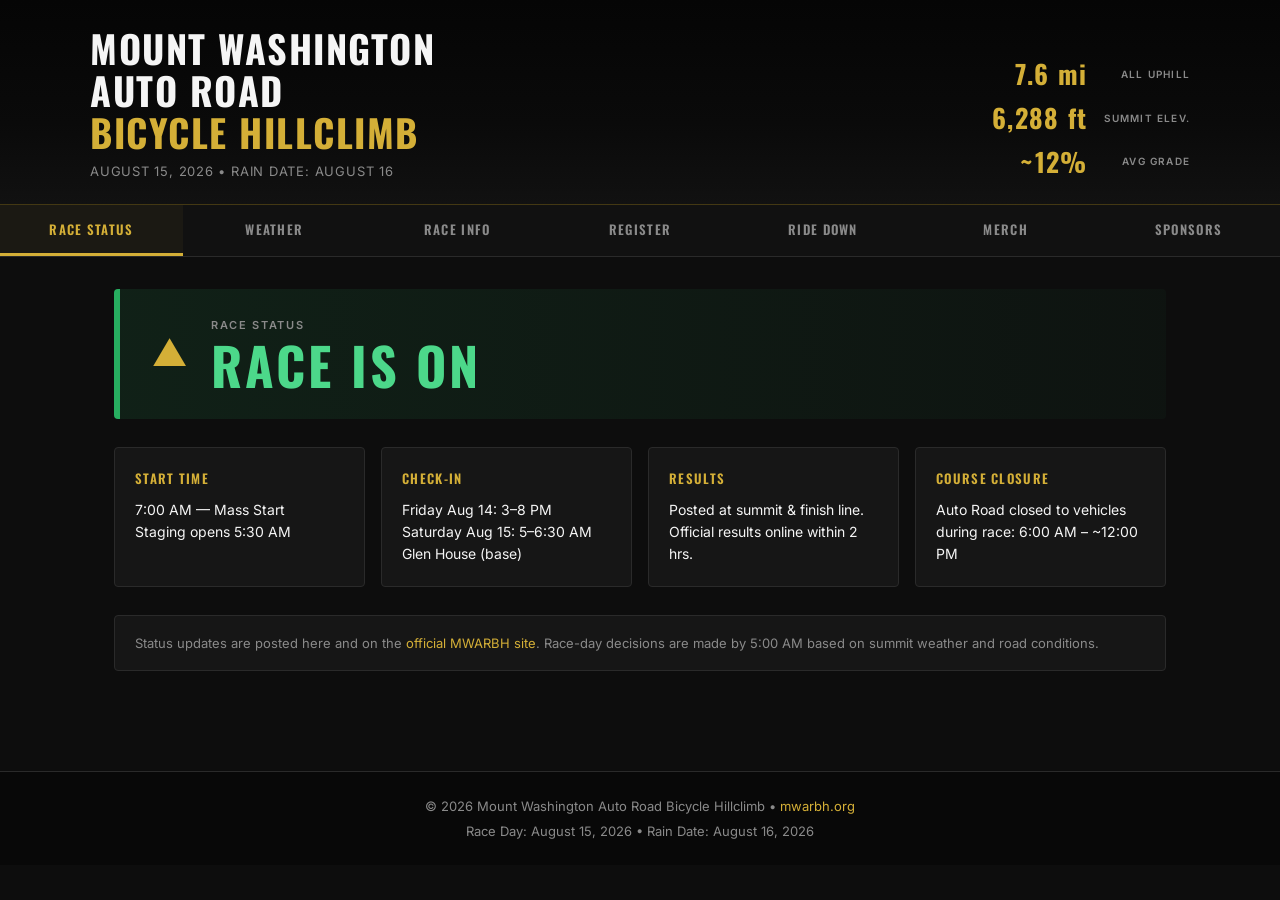
<file: index.html>
<!DOCTYPE html>
<html lang="en">
<head>
  <meta charset="UTF-8" />
  <meta name="viewport" content="width=device-width, initial-scale=1.0" />
  <title>Mount Washington Auto Road Bicycle Hillclimb</title>
  <link rel="preconnect" href="https://fonts.googleapis.com" />
  <link rel="preconnect" href="https://fonts.gstatic.com" crossorigin />
  <link href="https://fonts.googleapis.com/css2?family=Oswald:wght@400;600;700&family=Inter:wght@300;400;500;600&display=swap" rel="stylesheet" />
  <link rel="stylesheet" href="style.css" />
</head>
<body>

  <header class="site-header">
    <div class="header-inner">
      <div class="header-title">
        <h1>Mount Washington<br>Auto Road<br><span class="gold">Bicycle Hillclimb</span></h1>
        <p class="header-sub">August 15, 2026 &bull; Rain Date: August 16</p>
      </div>
      <div class="header-meta">
        <span class="stat">7.6 mi</span>
        <span class="stat-label">ALL UPHILL</span>
        <span class="stat">6,288 ft</span>
        <span class="stat-label">SUMMIT ELEV.</span>
        <span class="stat">~12%</span>
        <span class="stat-label">AVG GRADE</span>
      </div>
    </div>
  </header>

  <nav class="tab-nav" role="navigation" aria-label="Main navigation">
    <button class="tab-btn active" data-tab="status">Race Status</button>
    <button class="tab-btn" data-tab="weather">Weather</button>
    <button class="tab-btn" data-tab="info">Race Info</button>
    <button class="tab-btn" data-tab="register">Register</button>
    <button class="tab-btn" data-tab="ridedown">Ride Down</button>
    <button class="tab-btn" data-tab="merch">Merch</button>
    <button class="tab-btn" data-tab="sponsors">Sponsors</button>
  </nav>

  <main class="tab-content">

    <!-- ==================== RACE STATUS ==================== -->
    <section id="tab-status" class="tab-panel active">
      <div class="status-wrap">
        <div class="race-status-banner status-on" id="race-banner">
          <div class="status-icon">&#9650;</div>
          <div class="status-text">
            <span class="status-label">RACE STATUS</span>
            <span class="status-main" id="status-main">RACE IS ON</span>
          </div>
        </div>

        <div class="status-details">
          <div class="status-card">
            <h3>Start Time</h3>
            <p>7:00 AM — Mass Start<br>Staging opens 5:30 AM</p>
          </div>
          <div class="status-card">
            <h3>Check-In</h3>
            <p>Friday Aug 14: 3–8 PM<br>Saturday Aug 15: 5–6:30 AM<br>Glen House (base)</p>
          </div>
          <div class="status-card">
            <h3>Results</h3>
            <p>Posted at summit &amp; finish line.<br>Official results online within 2 hrs.</p>
          </div>
          <div class="status-card">
            <h3>Course Closure</h3>
            <p>Auto Road closed to vehicles<br>during race: 6:00 AM – ~12:00 PM</p>
          </div>
        </div>

        <div class="status-note">
          <p>Status updates are posted here and on the <a href="https://www.mwarbh.org" target="_blank" rel="noopener">official MWARBH site</a>. Race-day decisions are made by 5:00 AM based on summit weather and road conditions.</p>
        </div>
      </div>
    </section>

    <!-- ==================== WEATHER ==================== -->
    <section id="tab-weather" class="tab-panel">
      <div class="weather-wrap">
        <div class="weather-header">
          <h2>Race Day Conditions</h2>
          <p class="weather-note">Live data from Open-Meteo. Summit: 6,288 ft &bull; Base: ~1,600 ft</p>
          <button class="refresh-btn" id="refresh-weather" onclick="fetchWeather()">&#8635; Refresh</button>
        </div>

        <div class="weather-grid">
          <!-- SUMMIT -->
          <div class="weather-station">
            <div class="station-label">
              <span class="station-icon">&#9651;</span>
              <span>SUMMIT &bull; 6,288 ft</span>
            </div>
            <div class="weather-main" id="summit-main">
              <div class="loading-spinner">Loading…</div>
            </div>
            <div class="weather-details" id="summit-details"></div>
          </div>

          <!-- BASE -->
          <div class="weather-station">
            <div class="station-label">
              <span class="station-icon">&#9650;</span>
              <span>BASE (Glen House) &bull; ~1,600 ft</span>
            </div>
            <div class="weather-main" id="base-main">
              <div class="loading-spinner">Loading…</div>
            </div>
            <div class="weather-details" id="base-details"></div>
          </div>
        </div>

        <div class="weather-disclaimer">
          <p>Summit conditions can change rapidly. Wind gusts above 50 mph may affect race safety decisions. Always check <a href="https://www.mountwashington.org/experience-the-weather/higher-summits-forecast/" target="_blank" rel="noopener">Mt. Washington Observatory</a> for official summit forecasts.</p>
        </div>
      </div>
    </section>

    <!-- ==================== RACE INFO ==================== -->
    <section id="tab-info" class="tab-panel">
      <div class="info-wrap">
        <h2>About the Race</h2>
        <div class="info-grid">
          <div class="info-block">
            <h3>The Course</h3>
            <ul>
              <li>7.6 miles, entirely uphill</li>
              <li>Start: Auto Road Toll House (base, ~1,600 ft)</li>
              <li>Finish: Mt. Washington Summit (6,288 ft)</li>
              <li>4,688 ft of climbing</li>
              <li>Average grade: ~12%</li>
              <li>Maximum grade: ~22%</li>
              <li>Unpaved sections in upper miles</li>
            </ul>
          </div>
          <div class="info-block">
            <h3>Race Day — August 15, 2026</h3>
            <ul>
              <li>Rain Date: Sunday, August 16, 2026</li>
              <li>Check-in: Friday Aug 14, 3–8 PM</li>
              <li>Check-in: Saturday Aug 15, 5–6:30 AM</li>
              <li>Staging opens: 5:30 AM</li>
              <li>Mass start: 7:00 AM</li>
              <li>Course closes: ~12:00 PM</li>
              <li>Awards ceremony: ~1:00 PM at base</li>
            </ul>
          </div>
          <div class="info-block">
            <h3>Registration Timeline</h3>
            <ul>
              <li><strong>Opens:</strong> Spring 2026 (via BikeReg)</li>
              <li><strong>Early Bird:</strong> Limited spots, first-come</li>
              <li><strong>General:</strong> Until sellout or July 31</li>
              <li><strong>Waitlist:</strong> Available after sellout</li>
              <li><strong>Cap:</strong> ~600 riders</li>
            </ul>
          </div>
          <div class="info-block">
            <h3>Categories</h3>
            <ul>
              <li>Open Men / Open Women</li>
              <li>Age groups: 19–29, 30–39, 40–49, 50–59, 60+</li>
              <li>Tandem division</li>
              <li>Singlespeed / Fixed gear</li>
              <li>Clydesdale (200+ lbs)</li>
            </ul>
          </div>
          <div class="info-block">
            <h3>What to Expect</h3>
            <ul>
              <li>No descent — all riders transported down</li>
              <li>Support vehicles allowed on course</li>
              <li>Feed zones at miles 4 and 6</li>
              <li>Medical support on course</li>
              <li>Summit finish — world-famous views</li>
            </ul>
          </div>
          <div class="info-block">
            <h3>Official Links</h3>
            <ul>
              <li><a href="https://www.mwarbh.org" target="_blank" rel="noopener">mwarbh.org — Official Race Site</a></li>
              <li><a href="https://www.mountwashington.org" target="_blank" rel="noopener">Mt. Washington Auto Road</a></li>
              <li><a href="https://www.mountwashington.org/experience-the-weather/" target="_blank" rel="noopener">Mt. Washington Observatory</a></li>
            </ul>
          </div>
        </div>
      </div>
    </section>

    <!-- ==================== REGISTER ==================== -->
    <section id="tab-register" class="tab-panel">
      <div class="register-wrap">
        <h2>Registration</h2>
        <div class="register-cta">
          <p class="register-lead">Registration is managed through BikeReg.com. Spots fill fast — typically within hours of opening.</p>
          <a href="https://www.bikereg.com/mount-washington" target="_blank" rel="noopener" class="cta-btn">Register on BikeReg.com &#8599;</a>
        </div>

        <div class="faq-grid">
          <div class="faq-block">
            <h3>Eligibility</h3>
            <ul>
              <li>Minimum age: 18 on race day</li>
              <li>Valid USAC license or one-day license (available at check-in)</li>
              <li>Road, mountain, gravel, cyclocross, or fixed-gear bikes permitted</li>
              <li>No e-bikes</li>
              <li>Helmet required (CPSC or CE EN 1078 certified)</li>
            </ul>
          </div>
          <div class="faq-block">
            <h3>Fees (approximate)</h3>
            <ul>
              <li>Early bird: ~$70</li>
              <li>General: ~$80–$90</li>
              <li>One-day USAC license: ~$15 (if needed)</li>
              <li>No day-of registration</li>
            </ul>
          </div>
          <div class="faq-block">
            <h3>What's Included</h3>
            <ul>
              <li>Race number and timing chip</li>
              <li>Post-race meal at summit</li>
              <li>Transport down from summit</li>
              <li>Finisher certificate</li>
              <li>Category prizes / awards</li>
            </ul>
          </div>
          <div class="faq-block">
            <h3>Transfers &amp; Refunds</h3>
            <ul>
              <li>Transfers accepted until ~2 weeks before race</li>
              <li>No refunds after registration closes</li>
              <li>Waitlist transfers honored as slots open</li>
              <li>Contact: <a href="mailto:info@mwarbh.org">info@mwarbh.org</a></li>
            </ul>
          </div>
          <div class="faq-block">
            <h3>Gear Check</h3>
            <ul>
              <li>Bikes checked by officials at check-in</li>
              <li>Working brakes required</li>
              <li>Lights recommended for low-visibility summit</li>
              <li>Warm layers — summit temp often 20°F cooler than base</li>
            </ul>
          </div>
          <div class="faq-block">
            <h3>Support Crew</h3>
            <ul>
              <li>Support vehicles must register separately</li>
              <li>One vehicle per rider maximum</li>
              <li>Pass required for course access</li>
              <li>Parking limited — carpool encouraged</li>
            </ul>
          </div>
        </div>
      </div>
    </section>

    <!-- ==================== RIDE DOWN ==================== -->
    <section id="tab-ridedown" class="tab-panel">
      <div class="ridedown-wrap">

        <div class="ridedown-header">
          <h2>Ride Down</h2>
          <p class="ridedown-lead">You rode up. Now find your car. Enter the last 4 digits of the credit card you used to register on BikeReg.</p>
        </div>

        <div class="ridedown-lookup">
          <div class="lookup-card">
            <div class="lookup-card-label">Credit Card &mdash; Last 4 Digits</div>
            <div class="lookup-card-prefix">&bull;&bull;&bull;&bull; &bull;&bull;&bull;&bull; &bull;&bull;&bull;&bull;</div>
            <div class="pin-entry" id="pin-entry">
              <input type="tel" class="pin-box" maxlength="1" inputmode="numeric" pattern="[0-9]" autocomplete="off" aria-label="Digit 1" />
              <input type="tel" class="pin-box" maxlength="1" inputmode="numeric" pattern="[0-9]" autocomplete="off" aria-label="Digit 2" />
              <input type="tel" class="pin-box" maxlength="1" inputmode="numeric" pattern="[0-9]" autocomplete="off" aria-label="Digit 3" />
              <input type="tel" class="pin-box" maxlength="1" inputmode="numeric" pattern="[0-9]" autocomplete="off" aria-label="Digit 4" />
            </div>
            <button class="cta-btn lookup-submit-btn" onclick="lookupRider()">Find My Ride</button>
            <p class="lookup-demo-note">Demo &mdash; try <strong>3847</strong> (passenger) or <strong>7291</strong> (driver)</p>
          </div>
        </div>

        <div id="ridedown-result" class="ridedown-result" style="display:none;"></div>

        <div class="ridedown-note">
          <p>Assignments are final. Questions? Find a race official at the summit or call Race Ops: <strong>(603) 555-0100</strong>.</p>
        </div>

      </div>
    </section>

    <!-- ==================== MERCH ==================== -->
    <section id="tab-merch" class="tab-panel">
      <div class="merch-wrap">
        <h2>Memorabilia &amp; Apparel</h2>
        <p class="merch-lead">Commemorate your summit. Official MWARBH gear available at check-in and online while supplies last.</p>

        <div class="merch-grid">
          <div class="merch-item">
            <div class="merch-img merch-img-jersey">
              <span class="merch-placeholder">&#9651;</span>
            </div>
            <h3>2026 Race Jersey</h3>
            <p>Sublimated race-cut jersey. Summit graphic, year-specific design. Sizes XS–4XL.</p>
            <span class="merch-price">$75</span>
          </div>
          <div class="merch-item">
            <div class="merch-img merch-img-vest">
              <span class="merch-placeholder">&#9651;</span>
            </div>
            <h3>Summit Wind Vest</h3>
            <p>Lightweight packable wind vest. Essential for the descent. MWARBH logo.</p>
            <span class="merch-price">$55</span>
          </div>
          <div class="merch-item">
            <div class="merch-img merch-img-bottle">
              <span class="merch-placeholder">&#9651;</span>
            </div>
            <h3>Insulated Water Bottle</h3>
            <p>20 oz stainless. Mt. Washington summit graphic. Gold &amp; black.</p>
            <span class="merch-price">$28</span>
          </div>
          <div class="merch-item">
            <div class="merch-img merch-img-cap">
              <span class="merch-placeholder">&#9651;</span>
            </div>
            <h3>Cycling Cap</h3>
            <p>Classic 6-panel cap. Cotton blend. "6288 ft" embroidered. One size.</p>
            <span class="merch-price">$22</span>
          </div>
          <div class="merch-item">
            <div class="merch-img merch-img-print">
              <span class="merch-placeholder">&#9651;</span>
            </div>
            <h3>Limited Edition Print</h3>
            <p>12×18 archival print of the Auto Road course profile. Numbered series, signed by artist.</p>
            <span class="merch-price">$40</span>
          </div>
          <div class="merch-item">
            <div class="merch-img merch-img-sticker">
              <span class="merch-placeholder">&#9651;</span>
            </div>
            <h3>Sticker Pack</h3>
            <p>Set of 4 weatherproof vinyl stickers. Summit, course profile, logo, elevation graphics.</p>
            <span class="merch-price">$10</span>
          </div>
        </div>

        <div class="merch-note">
          <p>Pre-orders open with registration. Items also available at check-in (limited quantities). Contact <a href="mailto:merch@mwarbh.org">merch@mwarbh.org</a> for bulk or custom orders.</p>
        </div>
      </div>
    </section>

    <!-- ==================== SPONSORS ==================== -->
    <section id="tab-sponsors" class="tab-panel">
      <div class="sponsors-wrap">
        <h2>Partners &amp; Sponsors</h2>
        <p class="sponsors-lead">MWARBH is made possible by the support of local businesses and cycling partners in the White Mountains region.</p>

        <div class="sponsor-tier">
          <h3 class="tier-label gold-label">Presenting Sponsors</h3>
          <div class="sponsor-grid">
            <div class="sponsor-card">
              <div class="sponsor-logo-placeholder">
                <span>LOGO</span>
              </div>
              <h4>Mount Washington Auto Road</h4>
              <p>Race venue. Providing course access, logistics, and summit facilities since the race's founding.</p>
              <a href="https://www.mountwashington.org" target="_blank" rel="noopener" class="sponsor-link">mountwashington.org &#8599;</a>
            </div>
          </div>
        </div>

        <div class="sponsor-tier">
          <h3 class="tier-label silver-label">Official Hotels &amp; Lodging</h3>
          <div class="sponsor-grid">
            <div class="sponsor-card">
              <div class="sponsor-logo-placeholder"><span>LOGO</span></div>
              <h4>The Glen House</h4>
              <p>Base camp hotel directly adjacent to the Auto Road start. Closest lodging to race start. Book early — fills race weekend.</p>
              <a href="https://www.theglenhouse.com" target="_blank" rel="noopener" class="sponsor-link">theglenhouse.com &#8599;</a>
            </div>
            <div class="sponsor-card">
              <div class="sponsor-logo-placeholder"><span>LOGO</span></div>
              <h4>Wildcat Inn &amp; Tavern</h4>
              <p>Jackson Village. 20 min from base. Rider-friendly, post-race dining on site.</p>
              <a href="https://www.wildcatinnandtavern.com" target="_blank" rel="noopener" class="sponsor-link">wildcatinnandtavern.com &#8599;</a>
            </div>
            <div class="sponsor-card">
              <div class="sponsor-logo-placeholder"><span>LOGO</span></div>
              <h4>Wentworth Inn</h4>
              <p>Jackson. Historic inn, 25 min from base. Group rates available for teams.</p>
              <a href="https://www.thewentworth.com" target="_blank" rel="noopener" class="sponsor-link">thewentworth.com &#8599;</a>
            </div>
          </div>
        </div>

        <div class="sponsor-tier">
          <h3 class="tier-label bronze-label">Bike Shops &amp; Gear</h3>
          <div class="sponsor-grid">
            <div class="sponsor-card">
              <div class="sponsor-logo-placeholder"><span>LOGO</span></div>
              <h4>Joe Jones Ski &amp; Bike</h4>
              <p>North Conway. Full service shop. Race week tune-ups, emergency repairs, parts. Rider discount with bib.</p>
              <a href="https://www.joejones.com" target="_blank" rel="noopener" class="sponsor-link">joejones.com &#8599;</a>
            </div>
            <div class="sponsor-card">
              <div class="sponsor-logo-placeholder"><span>LOGO</span></div>
              <h4>Cranmore Mountain Sports</h4>
              <p>North Conway. Rental bikes, gear, accessories. Open early race weekend.</p>
              <a href="#" class="sponsor-link">cranmoremountainsports.com &#8599;</a>
            </div>
          </div>
        </div>

        <div class="sponsor-tier">
          <h3 class="tier-label bronze-label">Restaurants &amp; Recovery Fuel</h3>
          <div class="sponsor-grid">
            <div class="sponsor-card">
              <div class="sponsor-logo-placeholder"><span>LOGO</span></div>
              <h4>Moat Mountain Smokehouse &amp; Brewing</h4>
              <p>North Conway. Post-race tradition. Craft beer, massive burgers. Rider discount race weekend.</p>
              <a href="https://www.moatmountain.com" target="_blank" rel="noopener" class="sponsor-link">moatmountain.com &#8599;</a>
            </div>
            <div class="sponsor-card">
              <div class="sponsor-logo-placeholder"><span>LOGO</span></div>
              <h4>Flatbread Company</h4>
              <p>North Conway. Wood-fired pizza. Group-friendly, open late on race day.</p>
              <a href="#" class="sponsor-link">flatbreadcompany.com &#8599;</a>
            </div>
            <div class="sponsor-card">
              <div class="sponsor-logo-placeholder"><span>LOGO</span></div>
              <h4>Delaney's Hole in the Wall</h4>
              <p>Jackson Village. Classic New England pub. Rider-friendly atmosphere, solid food.</p>
              <a href="#" class="sponsor-link">delaneysjackson.com &#8599;</a>
            </div>
          </div>
        </div>

        <div class="sponsor-cta">
          <p>Interested in sponsoring MWARBH 2026?</p>
          <a href="mailto:sponsors@mwarbh.org" class="cta-btn-outline">Contact Us About Sponsorship</a>
        </div>
      </div>
    </section>

  </main>

  <footer class="site-footer">
    <div class="footer-inner">
      <p>&copy; 2026 Mount Washington Auto Road Bicycle Hillclimb &bull; <a href="https://www.mwarbh.org" target="_blank" rel="noopener">mwarbh.org</a></p>
      <p class="footer-sub">Race Day: August 15, 2026 &bull; Rain Date: August 16, 2026</p>
    </div>
  </footer>

  <script src="app.js"></script>
</body>
</html>
</file>
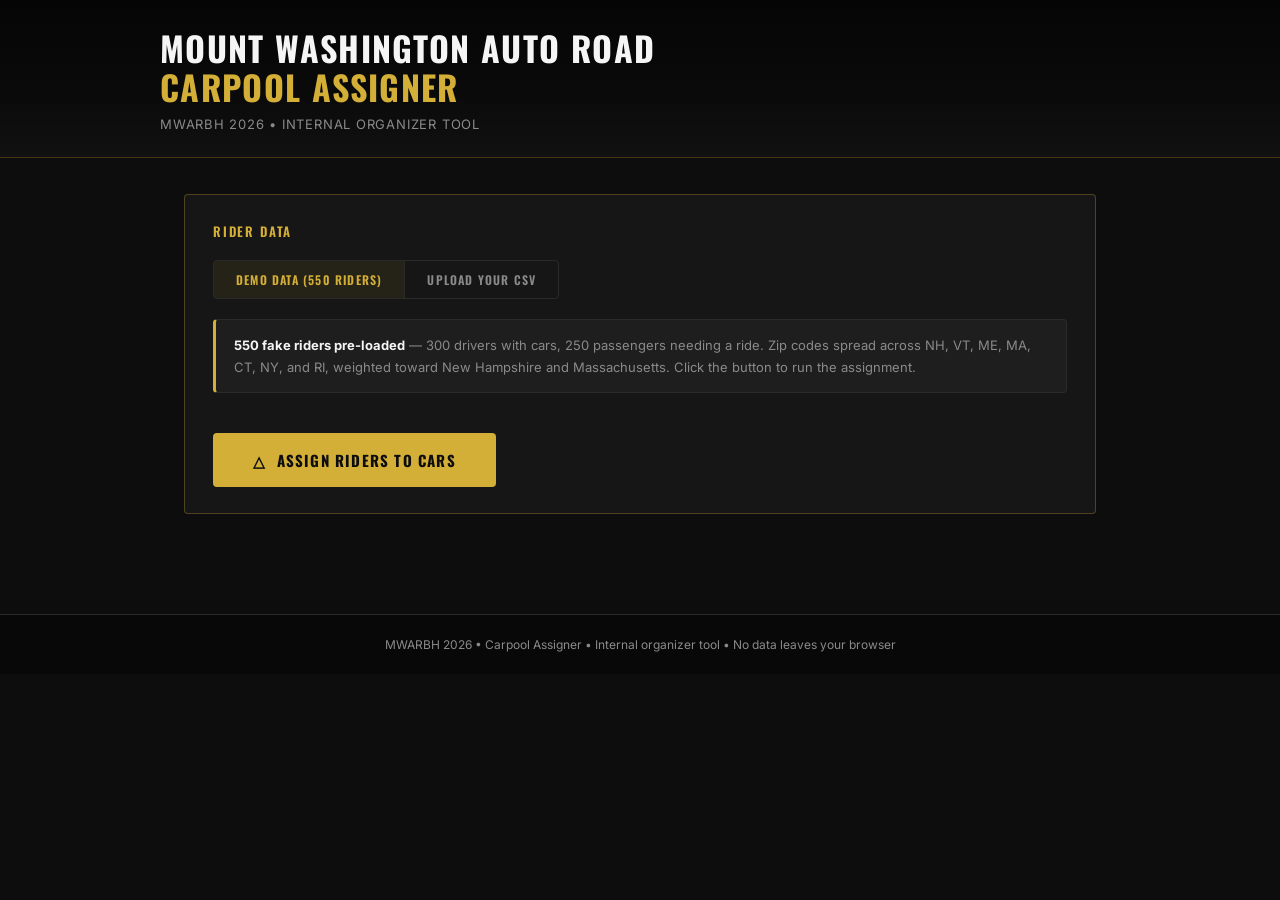
<file: carpool-assigner.html>
<!DOCTYPE html>
<html lang="en">
<head>
  <meta charset="UTF-8" />
  <meta name="viewport" content="width=device-width, initial-scale=1.0" />
  <title>MWARBH 2026 — Carpool Assigner</title>
  <link rel="preconnect" href="https://fonts.googleapis.com" />
  <link rel="preconnect" href="https://fonts.gstatic.com" crossorigin />
  <link href="https://fonts.googleapis.com/css2?family=Oswald:wght@400;600;700&family=Inter:wght@300;400;500;600&display=swap" rel="stylesheet" />
  <style>
    :root {
      --bg:          #0d0d0d;
      --bg-card:     #161616;
      --bg-card-2:   #1e1e1e;
      --border:      #2a2a2a;
      --border-gold: rgba(212,175,55,0.3);
      --gold:        #d4af37;
      --gold-light:  #f0d060;
      --white:       #f5f5f5;
      --muted:       #8a8a8a;
      --danger:      #c0392b;
      --success:     #27ae60;
      --font-head:   'Oswald', sans-serif;
      --font-body:   'Inter', sans-serif;
      --radius:      4px;
      --transition:  0.18s ease;
    }

    *, *::before, *::after { box-sizing: border-box; margin: 0; padding: 0; }
    html { scroll-behavior: smooth; }
    body { background: var(--bg); color: var(--white); font-family: var(--font-body); font-size: 15px; line-height: 1.6; min-height: 100vh; }
    a { color: var(--gold); }

    /* ── Header ── */
    .site-header {
      background: linear-gradient(180deg, #050505 0%, #0a0a0a 60%, #111 100%);
      border-bottom: 1px solid var(--border-gold);
      padding: 28px 24px 22px;
    }
    .header-inner { max-width: 960px; margin: 0 auto; }
    .header-inner h1 {
      font-family: var(--font-head);
      font-size: clamp(20px, 3.5vw, 34px);
      font-weight: 700;
      letter-spacing: 0.04em;
      text-transform: uppercase;
      line-height: 1.15;
    }
    .header-inner h1 .gold { color: var(--gold); }
    .header-sub { margin-top: 8px; font-size: 13px; color: var(--muted); letter-spacing: 0.06em; text-transform: uppercase; }

    /* ── Layout ── */
    .main-content { max-width: 960px; margin: 0 auto; padding: 36px 24px 60px; display: flex; flex-direction: column; gap: 28px; }

    .card { background: var(--bg-card); border: 1px solid var(--border); border-radius: var(--radius); padding: 26px 28px; }
    .card-gold { border-color: var(--border-gold); }

    .section-title {
      font-family: var(--font-head);
      font-size: 13px;
      font-weight: 600;
      letter-spacing: 0.14em;
      text-transform: uppercase;
      color: var(--gold);
      margin-bottom: 18px;
    }

    /* ── Mode tabs ── */
    .mode-tabs { display: flex; border: 1px solid var(--border); border-radius: var(--radius); overflow: hidden; width: fit-content; margin-bottom: 20px; }
    .mode-btn {
      padding: 10px 22px;
      background: none;
      border: none;
      border-right: 1px solid var(--border);
      color: var(--muted);
      font-family: var(--font-head);
      font-size: 12px;
      font-weight: 600;
      letter-spacing: 0.1em;
      text-transform: uppercase;
      cursor: pointer;
      transition: all var(--transition);
    }
    .mode-btn:last-child { border-right: none; }
    .mode-btn.active { background: rgba(212,175,55,0.08); color: var(--gold); }
    .mode-btn:hover:not(.active) { color: var(--white); background: rgba(255,255,255,0.03); }

    /* ── Demo info ── */
    .info-box {
      background: var(--bg-card-2);
      border: 1px solid var(--border);
      border-left: 3px solid var(--gold);
      border-radius: var(--radius);
      padding: 14px 18px;
      font-size: 13px;
      color: var(--muted);
      line-height: 1.7;
      margin-bottom: 20px;
    }
    .info-box strong { color: var(--white); }

    /* ── Upload panel ── */
    .upload-instructions { font-size: 13px; color: var(--muted); line-height: 1.7; margin-bottom: 16px; }
    .upload-instructions code {
      background: var(--bg-card-2);
      border: 1px solid var(--border);
      border-radius: 3px;
      padding: 1px 6px;
      font-size: 12px;
      color: var(--white);
      font-family: 'Courier New', monospace;
    }
    .file-upload-row { display: flex; align-items: center; gap: 16px; margin-bottom: 14px; flex-wrap: wrap; }
    .file-label {
      display: inline-block;
      background: none;
      border: 1px solid var(--border);
      border-radius: var(--radius);
      color: var(--muted);
      font-family: var(--font-head);
      font-size: 12px;
      font-weight: 600;
      letter-spacing: 0.08em;
      text-transform: uppercase;
      padding: 10px 18px;
      cursor: pointer;
      transition: all var(--transition);
    }
    .file-label:hover { border-color: var(--gold); color: var(--gold); }
    .file-label input { display: none; }
    .upload-or { font-size: 12px; color: var(--muted); }
    #csv-paste {
      width: 100%;
      background: var(--bg-card-2);
      border: 1px solid var(--border);
      border-radius: var(--radius);
      color: var(--white);
      font-family: 'Courier New', monospace;
      font-size: 12px;
      padding: 12px 14px;
      resize: vertical;
      min-height: 140px;
      outline: none;
      transition: border-color var(--transition);
    }
    #csv-paste:focus { border-color: var(--gold); }

    /* ── Run button ── */
    .run-btn {
      margin-top: 20px;
      display: inline-block;
      background: var(--gold);
      color: #0d0d0d;
      font-family: var(--font-head);
      font-size: 15px;
      font-weight: 700;
      letter-spacing: 0.08em;
      text-transform: uppercase;
      padding: 16px 40px;
      border: none;
      border-radius: var(--radius);
      cursor: pointer;
      transition: background var(--transition), transform var(--transition);
    }
    .run-btn:hover { background: var(--gold-light); transform: translateY(-1px); }

    /* ── Stats ── */
    .stats-grid {
      display: grid;
      grid-template-columns: repeat(auto-fill, minmax(150px, 1fr));
      gap: 14px;
      margin-bottom: 24px;
    }
    .stat-card { background: var(--bg-card-2); border: 1px solid var(--border); border-radius: var(--radius); padding: 16px; }
    .stat-label { font-size: 10px; font-weight: 600; letter-spacing: 0.12em; text-transform: uppercase; color: var(--muted); display: block; margin-bottom: 4px; }
    .stat-val { font-family: var(--font-head); font-size: 28px; font-weight: 700; color: var(--gold); line-height: 1; display: block; }
    .stat-sub { font-size: 11px; color: var(--muted); display: block; margin-top: 4px; }

    /* ── Table ── */
    .table-wrap {
      border: 1px solid var(--border);
      border-radius: var(--radius);
      overflow: auto;
      max-height: 420px;
      margin-bottom: 24px;
    }
    table { width: 100%; border-collapse: collapse; font-size: 13px; }
    thead { position: sticky; top: 0; z-index: 1; }
    thead th {
      background: #111;
      padding: 10px 14px;
      text-align: left;
      font-family: var(--font-head);
      font-size: 11px;
      font-weight: 600;
      letter-spacing: 0.1em;
      text-transform: uppercase;
      color: var(--gold);
      border-bottom: 1px solid var(--border);
      white-space: nowrap;
    }
    tbody tr { border-bottom: 1px solid var(--border); }
    tbody tr:last-child { border-bottom: none; }
    tbody tr:hover { background: rgba(255,255,255,0.02); }
    td { padding: 9px 14px; vertical-align: middle; white-space: nowrap; }
    td.muted { color: var(--muted); }
    .car-swatch { display: inline-block; width: 9px; height: 9px; border-radius: 50%; border: 1px solid rgba(255,255,255,0.15); vertical-align: middle; margin-right: 6px; flex-shrink: 0; }

    /* ── Download bar ── */
    .download-bar { display: flex; align-items: center; gap: 20px; flex-wrap: wrap; }
    .download-btn {
      display: inline-block;
      background: none;
      border: 1px solid var(--gold);
      color: var(--gold);
      font-family: var(--font-head);
      font-size: 13px;
      font-weight: 600;
      letter-spacing: 0.08em;
      text-transform: uppercase;
      padding: 12px 26px;
      border-radius: var(--radius);
      cursor: pointer;
      transition: all var(--transition);
    }
    .download-btn:hover { background: rgba(212,175,55,0.1); color: var(--gold-light); }
    .download-note { font-size: 12px; color: var(--muted); }

    /* ── Footer ── */
    .site-footer { background: #080808; border-top: 1px solid var(--border); padding: 20px 24px; margin-top: 40px; }
    .footer-inner { max-width: 960px; margin: 0 auto; font-size: 12px; color: var(--muted); text-align: center; }

    @media (max-width: 600px) {
      .main-content { padding: 24px 16px 48px; }
      .card { padding: 20px; }
      .stats-grid { grid-template-columns: 1fr 1fr; }
    }
  </style>
</head>
<body>

<header class="site-header">
  <div class="header-inner">
    <h1>Mount Washington Auto Road<br><span class="gold">Carpool Assigner</span></h1>
    <p class="header-sub">MWARBH 2026 &bull; Internal Organizer Tool</p>
  </div>
</header>

<main class="main-content">

  <!-- ── INPUT ── -->
  <div class="card card-gold">
    <div class="section-title">Rider Data</div>

    <div class="mode-tabs">
      <button class="mode-btn active" id="btn-demo"   onclick="setMode('demo')">Demo Data (550 riders)</button>
      <button class="mode-btn"        id="btn-upload" onclick="setMode('upload')">Upload Your CSV</button>
    </div>

    <div id="demo-panel">
      <div class="info-box">
        <strong>550 fake riders pre-loaded</strong> — 300 drivers with cars, 250 passengers needing a ride. Zip codes spread across NH, VT, ME, MA, CT, NY, and RI, weighted toward New Hampshire and Massachusetts. Click the button to run the assignment.
      </div>
    </div>

    <div id="upload-panel" style="display:none;">
      <p class="upload-instructions">
        Upload your BikeReg export as a CSV with these columns (in order):<br>
        <code>Name</code> &nbsp;<code>Last4</code> &nbsp;<code>Zip</code> &nbsp;<code>Role</code> (Driver or Passenger) &nbsp;<code>CarColor</code> &nbsp;<code>CarMake</code> &nbsp;<code>CarModel</code> &nbsp;<code>Plate</code> &nbsp;<code>DriverCell</code><br><br>
        Drivers need all car columns filled. Passengers leave car columns blank. First row may be a header — it will be skipped automatically.
      </p>
      <div class="file-upload-row">
        <label class="file-label">
          Choose CSV File
          <input type="file" id="csv-file" accept=".csv" onchange="handleFile(this)" />
        </label>
        <span class="upload-or">or paste below</span>
      </div>
      <textarea id="csv-paste" placeholder="Name,Last4,Zip,Role,CarColor,CarMake,CarModel,Plate,DriverCell
Jane Smith,4721,03801,Driver,White,Subaru,Outback,NH 123-ABC,(603) 555-0000
Bob Jones,8830,02138,Passenger,,,,,"  rows="8"></textarea>
    </div>

    <button class="run-btn" onclick="runAssignment()">&#9651;&nbsp; Assign Riders to Cars</button>
  </div>

  <!-- ── RESULTS ── -->
  <div id="results-section" style="display:none;">
    <div class="card">
      <div class="section-title">Assignment Results</div>
      <div class="stats-grid" id="stats-grid"></div>
      <div class="table-wrap">
        <table>
          <thead>
            <tr>
              <th>Passenger</th>
              <th>Pax Zip</th>
              <th>Driver</th>
              <th>Driver Zip</th>
              <th>Dist</th>
              <th>Vehicle</th>
              <th>Plate</th>
              <th>Driver Cell</th>
            </tr>
          </thead>
          <tbody id="results-tbody"></tbody>
        </table>
      </div>
      <div class="download-bar">
        <button class="download-btn" onclick="downloadCSV()">&#8595;&nbsp; Download Assignment CSV</button>
        <p class="download-note">Formatted and ready to load into the Ride Down app.</p>
      </div>
    </div>
  </div>

</main>

<footer class="site-footer">
  <div class="footer-inner">MWARBH 2026 &bull; Carpool Assigner &bull; Internal organizer tool &bull; No data leaves your browser</div>
</footer>

<script>
// ============================================================
// ZIP CODE TABLE  (lat/lng for haversine matching)
// ============================================================
const ZIPS = {
  '03031': {lat:42.8651,lng:-71.7245,state:'NH',area:'603'},
  '03038': {lat:42.8807,lng:-71.3227,state:'NH',area:'603'},
  '03060': {lat:42.7654,lng:-71.4676,state:'NH',area:'603'},
  '03079': {lat:42.7898,lng:-71.2007,state:'NH',area:'603'},
  '03110': {lat:42.9459,lng:-71.5176,state:'NH',area:'603'},
  '03301': {lat:43.2081,lng:-71.5376,state:'NH',area:'603'},
  '03431': {lat:42.9337,lng:-72.2779,state:'NH',area:'603'},
  '03570': {lat:44.4687,lng:-71.1851,state:'NH',area:'603'},
  '03755': {lat:43.7022,lng:-72.2896,state:'NH',area:'603'},
  '03801': {lat:43.0718,lng:-70.7626,state:'NH',area:'603'},
  '03820': {lat:43.1979,lng:-70.8737,state:'NH',area:'603'},
  '03461': {lat:42.8737,lng:-71.9573,state:'NH',area:'603'},
  '03833': {lat:42.9812,lng:-70.9478,state:'NH',area:'603'},
  '05001': {lat:43.6487,lng:-72.3190,state:'VT',area:'802'},
  '05201': {lat:42.8787,lng:-73.1968,state:'VT',area:'802'},
  '05301': {lat:42.8509,lng:-72.5579,state:'VT',area:'802'},
  '05401': {lat:44.4759,lng:-73.2121,state:'VT',area:'802'},
  '05602': {lat:44.2601,lng:-72.5754,state:'VT',area:'802'},
  '05701': {lat:43.6106,lng:-72.9726,state:'VT',area:'802'},
  '04046': {lat:43.3845,lng:-70.5447,state:'ME',area:'207'},
  '04101': {lat:43.6591,lng:-70.2568,state:'ME',area:'207'},
  '04210': {lat:44.0987,lng:-70.2312,state:'ME',area:'207'},
  '04401': {lat:44.8012,lng:-68.7778,state:'ME',area:'207'},
  '04609': {lat:44.3876,lng:-68.2039,state:'ME',area:'207'},
  '01002': {lat:42.3732,lng:-72.5199,state:'MA',area:'413'},
  '01060': {lat:42.3251,lng:-72.6412,state:'MA',area:'413'},
  '01420': {lat:42.5834,lng:-71.8023,state:'MA',area:'978'},
  '01701': {lat:42.2793,lng:-71.4162,state:'MA',area:'508'},
  '01801': {lat:42.4795,lng:-71.1522,state:'MA',area:'781'},
  '01902': {lat:42.4668,lng:-70.9495,state:'MA',area:'781'},
  '02101': {lat:42.3601,lng:-71.0589,state:'MA',area:'617'},
  '02138': {lat:42.3736,lng:-71.1097,state:'MA',area:'617'},
  '02492': {lat:42.2793,lng:-71.2373,state:'MA',area:'781'},
  '02703': {lat:41.9445,lng:-71.2856,state:'MA',area:'508'},
  '06101': {lat:41.7637,lng:-72.6851,state:'CT',area:'860'},
  '06801': {lat:41.3712,lng:-73.4140,state:'CT',area:'203'},
  '06901': {lat:41.0534,lng:-73.5387,state:'CT',area:'203'},
  '12201': {lat:42.6526,lng:-73.7562,state:'NY',area:'518'},
  '12866': {lat:43.0831,lng:-73.7846,state:'NY',area:'518'},
  '12601': {lat:41.7004,lng:-73.9209,state:'NY',area:'845'},
  '02901': {lat:41.8240,lng:-71.4128,state:'RI',area:'401'},
  '02840': {lat:41.4901,lng:-71.3128,state:'RI',area:'401'},
};

// ============================================================
// DEMO DATA GENERATION  (seeded — same result every run)
// ============================================================
const FIRST_NAMES = ['James','Mary','John','Patricia','Robert','Jennifer','Michael','Linda','William','Barbara','David','Elizabeth','Richard','Susan','Joseph','Jessica','Thomas','Sarah','Charles','Karen','Christopher','Lisa','Daniel','Nancy','Matthew','Betty','Anthony','Margaret','Mark','Sandra','Donald','Ashley','Steven','Dorothy','Paul','Kimberly','Andrew','Emily','Kenneth','Donna','Joshua','Michelle','Kevin','Carol','Brian','Amanda','George','Melissa','Timothy','Deborah','Ronald','Stephanie','Edward','Rebecca','Jason','Sharon','Jeffrey','Laura','Ryan','Cynthia','Jacob','Kathleen','Gary','Amy','Nicholas','Angela','Eric','Shirley','Jonathan','Anna','Stephen','Brenda','Larry','Pamela','Justin','Emma','Scott','Nicole','Brandon','Helen','Frank','Samantha','Benjamin','Katherine','Gregory','Christine','Samuel','Debra','Raymond','Rachel','Patrick','Carolyn'];

const LAST_NAMES = ['Smith','Johnson','Williams','Brown','Jones','Garcia','Miller','Davis','Rodriguez','Martinez','Hernandez','Lopez','Gonzalez','Wilson','Anderson','Thomas','Taylor','Moore','Jackson','Martin','Lee','Perez','Thompson','White','Harris','Sanchez','Clark','Ramirez','Lewis','Robinson','Walker','Young','Allen','King','Wright','Scott','Torres','Nguyen','Hill','Flores','Green','Adams','Nelson','Baker','Hall','Rivera','Campbell','Mitchell','Carter','Roberts','Murphy','Cook','Rogers','Morgan','Peterson','Cooper','Reed','Bailey','Bell','Gomez','Kelly','Howard','Ward','Cox','Diaz','Richardson','Wood','Watson','Brooks','Bennett','Gray','James','Reyes','Cruz','Hughes','Price','Myers','Long','Foster','Sanders','Ross','Morales','Powell','Sullivan','Russell','Ortiz','Jenkins','Gutierrez','Perry','Butler','Barnes','Fisher'];

const CAR_TYPES = [
  {make:'Subaru',     models:['Outback','Forester','Crosstrek','Ascent']},
  {make:'Toyota',     models:['4Runner','Tacoma','RAV4','Highlander']},
  {make:'Honda',      models:['CR-V','Pilot','Accord','Passport']},
  {make:'Ford',       models:['Explorer','F-150','Escape','Expedition']},
  {make:'Jeep',       models:['Grand Cherokee','Wrangler','Cherokee','Gladiator']},
  {make:'Volvo',      models:['XC60','XC90','V60']},
  {make:'Audi',       models:['Q5','Q7','A4']},
  {make:'BMW',        models:['X3','X5','3 Series']},
  {make:'Nissan',     models:['Pathfinder','Murano','Frontier']},
  {make:'Chevrolet',  models:['Tahoe','Equinox','Silverado','Colorado']},
  {make:'Volkswagen', models:['Tiguan','Atlas','Passat']},
  {make:'Mazda',      models:['CX-5','CX-9','Mazda3']},
];

const COLORS = ['White','Silver','Black','Blue','Red','Gray','Green','Navy','Dark Gray'];

const COLOR_HEX = {
  White:'#d8d8d8', Silver:'#a0a0a0', Black:'#4a4a4a', Blue:'#2c6fad',
  Red:'#c0392b', Gray:'#6c7a89', Green:'#27ae60', Navy:'#1e3a5f', 'Dark Gray':'#555',
};

function makePRNG(seed) {
  let s = seed >>> 0;
  return {
    next()      { s = (Math.imul(1664525, s) + 1013904223) >>> 0; return s / 0x100000000; },
    pick(arr)   { return arr[Math.floor(this.next() * arr.length)]; },
    int(lo, hi) { return Math.floor(this.next() * (hi - lo + 1)) + lo; },
    digits(n)   { return String(Math.floor(this.next() * 10**n)).padStart(n, '0'); },
  };
}

function generateDemoRiders() {
  const rng     = makePRNG(20260815);
  const zipKeys = Object.keys(ZIPS);

  // Weight NH (4×) and MA (3×) higher; VT, ME (2×); others (1×)
  const weights = zipKeys.map(z => ({NH:4,MA:3,VT:2,ME:2}[ZIPS[z].state] || 1));
  const totalW  = weights.reduce((a, b) => a + b, 0);
  function pickZip() {
    let r = rng.next() * totalW;
    for (let i = 0; i < zipKeys.length; i++) { r -= weights[i]; if (r <= 0) return zipKeys[i]; }
    return zipKeys[zipKeys.length - 1];
  }

  function plate(state) {
    const L = 'ABCDEFGHJKLMNPRSTUVWXY';
    const l = () => L[rng.int(0, L.length-1)];
    const d = () => rng.int(0, 9);
    return `${state} ${l()}${l()}${d()}${d()}-${d()}${d()}${d()}`;
  }

  const usedCodes = new Set();
  function uniqueCode() {
    let c; do { c = rng.digits(4); } while (usedCodes.has(c));
    usedCodes.add(c); return c;
  }

  const riders = [];

  for (let i = 0; i < 300; i++) {
    const zip = pickZip();
    const ct  = rng.pick(CAR_TYPES);
    riders.push({
      name: rng.pick(FIRST_NAMES) + ' ' + rng.pick(LAST_NAMES),
      last4: uniqueCode(), zip, role: 'Driver',
      carColor: rng.pick(COLORS), carMake: ct.make, carModel: rng.pick(ct.models),
      plate: plate(ZIPS[zip].state),
      cell: `(${ZIPS[zip].area}) 555-${rng.digits(4)}`,
    });
  }

  for (let i = 0; i < 250; i++) {
    riders.push({
      name: rng.pick(FIRST_NAMES) + ' ' + rng.pick(LAST_NAMES),
      last4: uniqueCode(), zip: pickZip(), role: 'Passenger',
      carColor:'', carMake:'', carModel:'', plate:'', cell:'',
    });
  }

  return riders;
}

// ============================================================
// HAVERSINE  (miles)
// ============================================================
function haversine(lat1, lng1, lat2, lng2) {
  const R    = 3958.8;
  const dLat = (lat2 - lat1) * Math.PI / 180;
  const dLng = (lng2 - lng1) * Math.PI / 180;
  const a    = Math.sin(dLat/2)**2 + Math.cos(lat1*Math.PI/180)*Math.cos(lat2*Math.PI/180)*Math.sin(dLng/2)**2;
  return R * 2 * Math.asin(Math.sqrt(a));
}

function zipDist(z1, z2) {
  const a = ZIPS[z1], b = ZIPS[z2];
  return (a && b) ? haversine(a.lat, a.lng, b.lat, b.lng) : Infinity;
}

// ============================================================
// GREEDY NEAREST-ZIP MATCHING
// ============================================================
function assignRiders(riders) {
  const drivers    = riders.filter(r => r.role === 'Driver');
  const passengers = riders.filter(r => r.role === 'Passenger');
  const available  = drivers.map(d => ({...d, _taken: false}));
  const assignments = [];

  for (const pax of passengers) {
    let minDist = Infinity, best = -1;
    for (let i = 0; i < available.length; i++) {
      if (available[i]._taken) continue;
      const d = zipDist(pax.zip, available[i].zip);
      if (d < minDist) { minDist = d; best = i; }
    }
    if (best >= 0) {
      available[best]._taken = true;
      assignments.push({ passenger: pax, driver: available[best], distMi: minDist });
    } else {
      assignments.push({ passenger: pax, driver: null, distMi: null });
    }
  }

  return { assignments, drivers, passengers };
}

// ============================================================
// CSV PARSING  (upload mode)
// ============================================================
function parseCSV(text) {
  const lines = text.trim().split(/\r?\n/).filter(l => l.trim());
  const start = (lines[0].toLowerCase().includes('name') && lines[0].toLowerCase().includes('role')) ? 1 : 0;
  return lines.slice(start).map(line => {
    const c = line.split(',').map(s => s.trim().replace(/^"|"$/g, ''));
    return { name:c[0]||'', last4:c[1]||'', zip:c[2]||'', role:c[3]||'',
             carColor:c[4]||'', carMake:c[5]||'', carModel:c[6]||'', plate:c[7]||'', cell:c[8]||'' };
  }).filter(r => r.name && r.last4 && r.role);
}

// ============================================================
// CSV GENERATION  (download)
// ============================================================
function buildOutputCSV(assignments, drivers) {
  const lines = ['Name,Last 4 (Card),Zip,Role,Car Color,Car Make,Car Model,License Plate,Driver Cell,Assigned Driver'];
  const assignedDrivers = new Set(assignments.filter(a => a.driver).map(a => a.driver.last4));

  for (const { passenger, driver } of assignments) {
    if (driver) {
      lines.push([driver.name, driver.last4, driver.zip, 'Driver',
                  driver.carColor, driver.carMake, driver.carModel, driver.plate, driver.cell, ''].join(','));
      lines.push([passenger.name, passenger.last4, passenger.zip, 'Passenger',
                  '', '', '', '', '', driver.name].join(','));
    } else {
      lines.push([passenger.name, passenger.last4, passenger.zip, 'Passenger — UNASSIGNED',
                  '', '', '', '', '', ''].join(','));
    }
  }

  for (const d of drivers) {
    if (!assignedDrivers.has(d.last4)) {
      lines.push([d.name, d.last4, d.zip, 'Driver (solo — no passenger assigned)',
                  d.carColor, d.carMake, d.carModel, d.plate, d.cell, ''].join(','));
    }
  }

  return lines.join('\n');
}

// ============================================================
// UI
// ============================================================
let currentMode = 'demo';
let lastResult  = null;

function setMode(mode) {
  currentMode = mode;
  document.getElementById('btn-demo').classList.toggle('active',   mode === 'demo');
  document.getElementById('btn-upload').classList.toggle('active', mode === 'upload');
  document.getElementById('demo-panel').style.display   = mode === 'demo'   ? '' : 'none';
  document.getElementById('upload-panel').style.display = mode === 'upload' ? '' : 'none';
  document.getElementById('results-section').style.display = 'none';
}

function handleFile(input) {
  const f = input.files[0];
  if (!f) return;
  const reader = new FileReader();
  reader.onload = e => { document.getElementById('csv-paste').value = e.target.result; };
  reader.readAsText(f);
}

function runAssignment() {
  let riders;
  if (currentMode === 'demo') {
    riders = generateDemoRiders();
  } else {
    const text = document.getElementById('csv-paste').value.trim();
    if (!text) { alert('Please paste your CSV or upload a file first.'); return; }
    riders = parseCSV(text);
    if (!riders.length) { alert('No valid riders found. Check that your CSV matches the expected column format.'); return; }
  }

  const { assignments, drivers, passengers } = assignRiders(riders);
  lastResult = { assignments, drivers };

  renderStats(assignments, drivers, passengers);
  renderTable(assignments);

  document.getElementById('results-section').style.display = '';
  setTimeout(() => document.getElementById('results-section').scrollIntoView({ behavior: 'smooth' }), 50);
}

function renderStats(assignments, drivers, passengers) {
  const assigned  = assignments.filter(a => a.driver).length;
  const unassigned = assignments.length - assigned;
  const solo      = drivers.length - assigned;
  const dists     = assignments.filter(a => a.distMi !== null && isFinite(a.distMi)).map(a => a.distMi);
  const avg       = dists.length ? (dists.reduce((a,b)=>a+b,0)/dists.length).toFixed(0) : '—';
  const max       = dists.length ? Math.max(...dists).toFixed(0) : '—';

  document.getElementById('stats-grid').innerHTML = `
    <div class="stat-card">
      <span class="stat-label">Total Riders</span>
      <span class="stat-val">${drivers.length + passengers.length}</span>
      <span class="stat-sub">${drivers.length} drivers · ${passengers.length} passengers</span>
    </div>
    <div class="stat-card">
      <span class="stat-label">Assigned</span>
      <span class="stat-val">${assigned}</span>
      <span class="stat-sub">passengers matched</span>
    </div>
    <div class="stat-card">
      <span class="stat-label">Solo Drivers</span>
      <span class="stat-val">${solo}</span>
      <span class="stat-sub">cars with empty seat</span>
    </div>
    <div class="stat-card">
      <span class="stat-label">Avg Zip Distance</span>
      <span class="stat-val">${avg}<span style="font-size:16px;color:var(--muted)"> mi</span></span>
      <span class="stat-sub">between home zips</span>
    </div>
    <div class="stat-card">
      <span class="stat-label">Max Zip Distance</span>
      <span class="stat-val">${max}<span style="font-size:16px;color:var(--muted)"> mi</span></span>
      <span class="stat-sub">furthest pairing</span>
    </div>
    ${unassigned ? `<div class="stat-card" style="border-color:rgba(192,57,43,0.5)">
      <span class="stat-label">Unassigned</span>
      <span class="stat-val" style="color:#e05a4a">${unassigned}</span>
      <span class="stat-sub">need manual placement</span>
    </div>` : ''}
  `;
}

function renderTable(assignments) {
  const rows = assignments.map(({ passenger, driver, distMi }) => {
    if (!driver) {
      return `<tr>
        <td>${passenger.name}</td><td class="muted">${passenger.zip}</td>
        <td style="color:#e05a4a">UNASSIGNED</td>
        <td>—</td><td>—</td><td>—</td><td>—</td><td>—</td>
      </tr>`;
    }
    const hex  = COLOR_HEX[driver.carColor] || '#888';
    const dist = isFinite(distMi) ? distMi.toFixed(0) + ' mi' : '—';
    return `<tr>
      <td>${passenger.name}</td>
      <td class="muted">${passenger.zip}</td>
      <td>${driver.name}</td>
      <td class="muted">${driver.zip}</td>
      <td class="muted">${dist}</td>
      <td><span class="car-swatch" style="background:${hex}"></span>${driver.carColor} ${driver.carMake} ${driver.carModel}</td>
      <td class="muted">${driver.plate}</td>
      <td class="muted">${driver.cell}</td>
    </tr>`;
  });
  document.getElementById('results-tbody').innerHTML = rows.join('');
}

function downloadCSV() {
  if (!lastResult) return;
  const csv  = buildOutputCSV(lastResult.assignments, lastResult.drivers);
  const blob = new Blob([csv], {type:'text/csv'});
  const url  = URL.createObjectURL(blob);
  const a    = Object.assign(document.createElement('a'), {href:url, download:'MWARBH_2026_Carpool_Assignments.csv'});
  a.click();
  URL.revokeObjectURL(url);
}
</script>
</body>
</html>
</file>
<file: style.css>
/* ============================================================
   MWARBH — Mount Washington Auto Road Bicycle Hillclimb
   ============================================================ */

:root {
  --bg:          #0d0d0d;
  --bg-card:     #161616;
  --bg-card-2:   #1e1e1e;
  --border:      #2a2a2a;
  --border-gold: rgba(212, 175, 55, 0.3);
  --gold:        #d4af37;
  --gold-light:  #f0d060;
  --white:       #f5f5f5;
  --muted:       #8a8a8a;
  --danger:      #c0392b;
  --warn:        #e67e22;
  --success:     #27ae60;
  --font-head:   'Oswald', sans-serif;
  --font-body:   'Inter', sans-serif;
  --radius:      4px;
  --transition:  0.18s ease;
}

*, *::before, *::after { box-sizing: border-box; margin: 0; padding: 0; }

html { scroll-behavior: smooth; }

body {
  background: var(--bg);
  color: var(--white);
  font-family: var(--font-body);
  font-size: 15px;
  line-height: 1.6;
  min-height: 100vh;
}

a { color: var(--gold); text-decoration: none; transition: color var(--transition); }
a:hover { color: var(--gold-light); text-decoration: underline; }

/* ==================== HEADER ==================== */
.site-header {
  background: linear-gradient(180deg, #050505 0%, #0a0a0a 60%, #111 100%);
  border-bottom: 1px solid var(--border-gold);
  padding: 28px 24px 22px;
}

.header-inner {
  max-width: 1100px;
  margin: 0 auto;
  display: flex;
  align-items: flex-end;
  justify-content: space-between;
  gap: 24px;
  flex-wrap: wrap;
}

.header-title h1 {
  font-family: var(--font-head);
  font-size: clamp(22px, 4vw, 38px);
  font-weight: 700;
  letter-spacing: 0.04em;
  text-transform: uppercase;
  line-height: 1.1;
  color: var(--white);
}

.header-title h1 .gold { color: var(--gold); }

.header-sub {
  margin-top: 8px;
  font-size: 13px;
  color: var(--muted);
  letter-spacing: 0.06em;
  text-transform: uppercase;
}

.header-meta {
  display: grid;
  grid-template-columns: auto auto;
  gap: 2px 16px;
  text-align: right;
}

.stat {
  font-family: var(--font-head);
  font-size: clamp(18px, 2.5vw, 26px);
  font-weight: 700;
  color: var(--gold);
  letter-spacing: 0.05em;
}

.stat-label {
  font-size: 10px;
  font-weight: 600;
  color: var(--muted);
  letter-spacing: 0.12em;
  text-transform: uppercase;
  align-self: center;
}

/* ==================== TAB NAV ==================== */
.tab-nav {
  display: flex;
  background: #111;
  border-bottom: 1px solid var(--border);
  overflow-x: auto;
  scrollbar-width: none;
  position: sticky;
  top: 0;
  z-index: 100;
}

.tab-nav::-webkit-scrollbar { display: none; }

.tab-btn {
  flex: 1;
  min-width: 100px;
  padding: 14px 18px;
  background: none;
  border: none;
  border-bottom: 3px solid transparent;
  color: var(--muted);
  font-family: var(--font-head);
  font-size: 13px;
  font-weight: 600;
  letter-spacing: 0.1em;
  text-transform: uppercase;
  cursor: pointer;
  transition: color var(--transition), border-color var(--transition), background var(--transition);
  white-space: nowrap;
}

.tab-btn:hover {
  color: var(--white);
  background: rgba(255,255,255,0.03);
}

.tab-btn.active {
  color: var(--gold);
  border-bottom-color: var(--gold);
  background: rgba(212, 175, 55, 0.05);
}

/* ==================== TAB PANELS ==================== */
.tab-content { max-width: 1100px; margin: 0 auto; padding: 32px 24px 60px; }

.tab-panel { display: none; }
.tab-panel.active { display: block; }

/* ==================== RACE STATUS ==================== */
.status-wrap { display: flex; flex-direction: column; gap: 28px; }

.race-status-banner {
  display: flex;
  align-items: center;
  gap: 24px;
  padding: 28px 32px;
  border-radius: var(--radius);
  border-left: 6px solid;
}

.status-on {
  background: linear-gradient(90deg, rgba(39, 174, 96, 0.12) 0%, rgba(39, 174, 96, 0.04) 100%);
  border-color: var(--success);
}

.status-postponed {
  background: linear-gradient(90deg, rgba(230, 126, 34, 0.12) 0%, rgba(230, 126, 34, 0.04) 100%);
  border-color: var(--warn);
}

.status-canceled {
  background: linear-gradient(90deg, rgba(192, 57, 43, 0.12) 0%, rgba(192, 57, 43, 0.04) 100%);
  border-color: var(--danger);
}

.status-icon {
  font-size: 36px;
  color: var(--gold);
  flex-shrink: 0;
}

.status-text {
  display: flex;
  flex-direction: column;
  gap: 4px;
}

.status-label {
  font-size: 11px;
  font-weight: 600;
  letter-spacing: 0.15em;
  text-transform: uppercase;
  color: var(--muted);
}

.status-main {
  font-family: var(--font-head);
  font-size: clamp(28px, 5vw, 52px);
  font-weight: 700;
  letter-spacing: 0.06em;
  text-transform: uppercase;
  line-height: 1;
  color: var(--white);
}

.status-on .status-main { color: #4cd88a; }
.status-postponed .status-main { color: #f0a050; }
.status-canceled .status-main { color: #e05a4a; }

.status-details {
  display: grid;
  grid-template-columns: repeat(auto-fill, minmax(220px, 1fr));
  gap: 16px;
}

.status-card {
  background: var(--bg-card);
  border: 1px solid var(--border);
  border-radius: var(--radius);
  padding: 20px;
}

.status-card h3 {
  font-family: var(--font-head);
  font-size: 13px;
  font-weight: 600;
  letter-spacing: 0.1em;
  text-transform: uppercase;
  color: var(--gold);
  margin-bottom: 10px;
}

.status-card p {
  font-size: 14px;
  color: var(--white);
  line-height: 1.6;
}

.status-note {
  background: var(--bg-card);
  border: 1px solid var(--border);
  border-radius: var(--radius);
  padding: 16px 20px;
  font-size: 13px;
  color: var(--muted);
  line-height: 1.7;
}

/* ==================== WEATHER ==================== */
.weather-wrap { display: flex; flex-direction: column; gap: 24px; }

.weather-header {
  display: flex;
  align-items: baseline;
  gap: 16px;
  flex-wrap: wrap;
}

.weather-header h2 {
  font-family: var(--font-head);
  font-size: 22px;
  font-weight: 600;
  text-transform: uppercase;
  letter-spacing: 0.08em;
  color: var(--gold);
}

.weather-note {
  font-size: 13px;
  color: var(--muted);
  flex: 1;
}

.refresh-btn {
  background: none;
  border: 1px solid var(--border);
  border-radius: var(--radius);
  color: var(--muted);
  font-family: var(--font-body);
  font-size: 13px;
  padding: 6px 14px;
  cursor: pointer;
  transition: all var(--transition);
}

.refresh-btn:hover { border-color: var(--gold); color: var(--gold); }

.weather-grid {
  display: grid;
  grid-template-columns: 1fr 1fr;
  gap: 20px;
}

@media (max-width: 600px) {
  .weather-grid { grid-template-columns: 1fr; }
}

.weather-station {
  background: var(--bg-card);
  border: 1px solid var(--border);
  border-radius: var(--radius);
  padding: 24px;
  display: flex;
  flex-direction: column;
  gap: 16px;
}

.station-label {
  display: flex;
  align-items: center;
  gap: 10px;
  font-family: var(--font-head);
  font-size: 12px;
  font-weight: 600;
  letter-spacing: 0.12em;
  text-transform: uppercase;
  color: var(--muted);
}

.station-icon { font-size: 16px; color: var(--gold); }

.weather-main {
  display: flex;
  align-items: baseline;
  gap: 12px;
}

.weather-temp {
  font-family: var(--font-head);
  font-size: 56px;
  font-weight: 700;
  color: var(--white);
  line-height: 1;
}

.weather-temp-unit { font-size: 24px; color: var(--muted); }

.weather-condition {
  font-size: 16px;
  color: var(--muted);
  font-weight: 400;
}

.weather-details {
  display: grid;
  grid-template-columns: 1fr 1fr;
  gap: 12px;
}

.weather-stat {
  display: flex;
  flex-direction: column;
  gap: 2px;
}

.weather-stat-label {
  font-size: 10px;
  font-weight: 600;
  letter-spacing: 0.12em;
  text-transform: uppercase;
  color: var(--muted);
}

.weather-stat-val {
  font-family: var(--font-head);
  font-size: 20px;
  font-weight: 600;
  color: var(--white);
}

.weather-stat-unit { font-size: 12px; color: var(--muted); margin-left: 2px; }

.loading-spinner { color: var(--muted); font-size: 14px; padding: 12px 0; }

.weather-error { color: #e05a4a; font-size: 13px; }

.weather-disclaimer {
  background: var(--bg-card);
  border: 1px solid var(--border);
  border-left: 3px solid var(--gold);
  border-radius: var(--radius);
  padding: 14px 18px;
  font-size: 13px;
  color: var(--muted);
  line-height: 1.7;
}

.weather-updated {
  font-size: 11px;
  color: var(--muted);
  margin-top: 8px;
}

/* ==================== INFO ==================== */
.info-wrap h2, .register-wrap h2, .merch-wrap h2, .sponsors-wrap h2 {
  font-family: var(--font-head);
  font-size: 22px;
  font-weight: 600;
  text-transform: uppercase;
  letter-spacing: 0.08em;
  color: var(--gold);
  margin-bottom: 24px;
}

.info-grid {
  display: grid;
  grid-template-columns: repeat(auto-fill, minmax(300px, 1fr));
  gap: 20px;
}

.info-block {
  background: var(--bg-card);
  border: 1px solid var(--border);
  border-radius: var(--radius);
  padding: 22px;
}

.info-block h3 {
  font-family: var(--font-head);
  font-size: 13px;
  font-weight: 600;
  letter-spacing: 0.1em;
  text-transform: uppercase;
  color: var(--gold);
  margin-bottom: 14px;
}

.info-block ul { list-style: none; display: flex; flex-direction: column; gap: 8px; }

.info-block li {
  font-size: 14px;
  color: var(--white);
  line-height: 1.5;
  padding-left: 14px;
  position: relative;
}

.info-block li::before {
  content: '—';
  position: absolute;
  left: 0;
  color: var(--gold);
  font-size: 12px;
}

.info-block li strong { color: var(--gold-light); font-weight: 600; }

/* ==================== REGISTER ==================== */
.register-wrap { display: flex; flex-direction: column; gap: 28px; }

.register-cta {
  background: var(--bg-card);
  border: 1px solid var(--border-gold);
  border-radius: var(--radius);
  padding: 28px;
  display: flex;
  align-items: center;
  justify-content: space-between;
  gap: 24px;
  flex-wrap: wrap;
}

.register-lead {
  font-size: 15px;
  color: var(--white);
  max-width: 500px;
  line-height: 1.6;
}

.cta-btn {
  display: inline-block;
  background: var(--gold);
  color: #0d0d0d;
  font-family: var(--font-head);
  font-size: 14px;
  font-weight: 700;
  letter-spacing: 0.08em;
  text-transform: uppercase;
  padding: 14px 28px;
  border-radius: var(--radius);
  white-space: nowrap;
  transition: background var(--transition), transform var(--transition);
  text-decoration: none;
}

.cta-btn:hover {
  background: var(--gold-light);
  color: #0d0d0d;
  text-decoration: none;
  transform: translateY(-1px);
}

.cta-btn-outline {
  display: inline-block;
  background: none;
  border: 1px solid var(--gold);
  color: var(--gold);
  font-family: var(--font-head);
  font-size: 13px;
  font-weight: 600;
  letter-spacing: 0.08em;
  text-transform: uppercase;
  padding: 12px 24px;
  border-radius: var(--radius);
  transition: all var(--transition);
  text-decoration: none;
}

.cta-btn-outline:hover {
  background: rgba(212, 175, 55, 0.1);
  color: var(--gold-light);
  text-decoration: none;
}

.faq-grid {
  display: grid;
  grid-template-columns: repeat(auto-fill, minmax(280px, 1fr));
  gap: 18px;
}

.faq-block {
  background: var(--bg-card);
  border: 1px solid var(--border);
  border-radius: var(--radius);
  padding: 20px;
}

.faq-block h3 {
  font-family: var(--font-head);
  font-size: 13px;
  font-weight: 600;
  letter-spacing: 0.1em;
  text-transform: uppercase;
  color: var(--gold);
  margin-bottom: 12px;
}

.faq-block ul { list-style: none; display: flex; flex-direction: column; gap: 7px; }

.faq-block li {
  font-size: 14px;
  color: var(--white);
  padding-left: 14px;
  position: relative;
  line-height: 1.5;
}

.faq-block li::before {
  content: '—';
  position: absolute;
  left: 0;
  color: var(--gold);
  font-size: 12px;
}

/* ==================== RIDE DOWN ==================== */
.ridedown-wrap { display: flex; flex-direction: column; gap: 28px; }

.ridedown-wrap h2 {
  font-family: var(--font-head);
  font-size: 22px;
  font-weight: 600;
  text-transform: uppercase;
  letter-spacing: 0.08em;
  color: var(--gold);
  margin-bottom: 4px;
}

.ridedown-lead { font-size: 15px; color: var(--muted); max-width: 560px; line-height: 1.6; }

.ridedown-lookup { display: flex; justify-content: center; }

.lookup-card {
  background: var(--bg-card);
  border: 1px solid var(--border-gold);
  border-radius: var(--radius);
  padding: 32px 36px;
  display: flex;
  flex-direction: column;
  align-items: center;
  gap: 18px;
  max-width: 420px;
  width: 100%;
}

.lookup-card-label {
  font-family: var(--font-head);
  font-size: 11px;
  font-weight: 600;
  letter-spacing: 0.14em;
  text-transform: uppercase;
  color: var(--muted);
}

.lookup-card-prefix {
  font-size: 20px;
  letter-spacing: 0.22em;
  color: var(--border);
  font-family: 'Courier New', monospace;
  margin-bottom: -6px;
}

.pin-entry { display: flex; gap: 12px; }

.pin-box {
  width: 56px;
  height: 68px;
  background: var(--bg-card-2);
  border: 2px solid var(--border);
  border-radius: var(--radius);
  color: var(--white);
  font-family: var(--font-head);
  font-size: 30px;
  font-weight: 700;
  text-align: center;
  caret-color: var(--gold);
  outline: none;
  transition: border-color var(--transition), background var(--transition);
  -moz-appearance: textfield;
}

.pin-box::-webkit-outer-spin-button,
.pin-box::-webkit-inner-spin-button { -webkit-appearance: none; }

.pin-box:focus { border-color: var(--gold); background: #1c1c1c; }

.lookup-submit-btn { width: 100%; text-align: center; padding: 14px 0; }

.lookup-demo-note { font-size: 12px; color: var(--muted); text-align: center; }
.lookup-demo-note strong { color: var(--gold); font-family: 'Courier New', monospace; letter-spacing: 0.06em; }

/* Result area */
.ridedown-result { display: flex; justify-content: center; }

.result-card {
  background: var(--bg-card);
  border: 1px solid var(--border);
  border-radius: var(--radius);
  overflow: hidden;
  max-width: 480px;
  width: 100%;
  display: flex;
  flex-direction: column;
}

.result-card-driver { border-color: rgba(212, 175, 55, 0.35); }

.result-greeting {
  padding: 24px 28px 20px;
  background: linear-gradient(135deg, #1a1a1a 0%, #161616 100%);
  border-bottom: 1px solid var(--border);
  display: flex;
  flex-direction: column;
  gap: 4px;
}

.result-greeting-label {
  font-size: 11px;
  font-weight: 600;
  letter-spacing: 0.14em;
  text-transform: uppercase;
  color: var(--muted);
}

.result-greeting-name {
  font-family: var(--font-head);
  font-size: 30px;
  font-weight: 700;
  letter-spacing: 0.03em;
  color: var(--white);
}

.result-section-label {
  padding: 16px 28px 0;
  font-size: 11px;
  font-weight: 600;
  letter-spacing: 0.14em;
  text-transform: uppercase;
  color: var(--gold);
}

.result-car-block {
  margin: 10px 28px 0;
  display: flex;
  align-items: stretch;
  background: var(--bg-card-2);
  border: 1px solid var(--border);
  border-radius: var(--radius);
  overflow: hidden;
}

.result-car-color-bar { width: 10px; flex-shrink: 0; }

.result-car-info { padding: 16px 20px; display: flex; flex-direction: column; gap: 8px; }

.result-car-name {
  font-family: var(--font-head);
  font-size: 22px;
  font-weight: 600;
  letter-spacing: 0.03em;
  color: var(--white);
}

.result-plate {
  display: inline-block;
  background: var(--bg);
  border: 1px solid var(--border);
  border-radius: 3px;
  padding: 4px 14px;
  font-family: 'Courier New', monospace;
  font-size: 16px;
  font-weight: 700;
  letter-spacing: 0.14em;
  color: var(--white);
  text-transform: uppercase;
}

.result-driver-row {
  display: grid;
  grid-template-columns: 1fr 1fr;
  gap: 12px;
  margin: 12px 28px 0;
}

.result-driver-item {
  background: var(--bg-card-2);
  border: 1px solid var(--border);
  border-radius: var(--radius);
  padding: 12px 16px;
  display: flex;
  flex-direction: column;
  gap: 4px;
}

.result-driver-label {
  font-size: 10px;
  font-weight: 600;
  letter-spacing: 0.12em;
  text-transform: uppercase;
  color: var(--muted);
}

.result-driver-val {
  font-family: var(--font-head);
  font-size: 16px;
  font-weight: 600;
  color: var(--white);
}

.result-phone { color: var(--gold) !important; text-decoration: none; }
.result-phone:hover { color: var(--gold-light) !important; text-decoration: underline; }

.result-pax-list { margin: 10px 28px 0; display: flex; flex-direction: column; gap: 8px; }

.result-pax-row {
  display: flex;
  align-items: center;
  gap: 10px;
  padding: 10px 16px;
  background: var(--bg-card-2);
  border: 1px solid var(--border);
  border-radius: var(--radius);
}

.result-pax-dot { color: var(--gold); font-size: 12px; flex-shrink: 0; }
.result-pax-name { font-size: 15px; color: var(--white); }

.result-tip {
  margin: 16px 28px 0;
  padding: 12px 16px;
  background: rgba(212, 175, 55, 0.06);
  border: 1px solid rgba(212, 175, 55, 0.18);
  border-radius: var(--radius);
  font-size: 13px;
  color: var(--muted);
  line-height: 1.6;
}

.result-retry-btn {
  margin: 16px 28px 24px;
  background: none;
  border: 1px solid var(--border);
  border-radius: var(--radius);
  color: var(--muted);
  font-family: var(--font-body);
  font-size: 13px;
  padding: 10px 16px;
  cursor: pointer;
  transition: all var(--transition);
  align-self: flex-start;
}

.result-retry-btn:hover { border-color: var(--gold); color: var(--gold); }

.result-error {
  max-width: 480px;
  width: 100%;
  background: var(--bg-card);
  border: 1px solid rgba(192, 57, 43, 0.4);
  border-radius: var(--radius);
  padding: 24px 28px;
  display: flex;
  gap: 20px;
  align-items: flex-start;
}

.result-error-icon {
  font-family: var(--font-head);
  font-size: 32px;
  font-weight: 700;
  color: var(--danger);
  flex-shrink: 0;
  line-height: 1;
}

.result-error-text { flex: 1; display: flex; flex-direction: column; gap: 6px; }
.result-error-text strong { font-family: var(--font-head); font-size: 16px; color: var(--white); letter-spacing: 0.03em; }
.result-error-text p { font-size: 13px; color: var(--muted); line-height: 1.6; }
.result-error .result-retry-btn { margin: 0; align-self: center; flex-shrink: 0; }

.ridedown-note {
  background: var(--bg-card);
  border: 1px solid var(--border);
  border-radius: var(--radius);
  padding: 16px 20px;
  font-size: 13px;
  color: var(--muted);
  line-height: 1.7;
  max-width: 480px;
}

@media (max-width: 480px) {
  .lookup-card { padding: 24px 20px; }
  .pin-box { width: 48px; height: 60px; font-size: 26px; }
  .pin-entry { gap: 10px; }
  .result-driver-row { grid-template-columns: 1fr; }
  .result-greeting,
  .result-section-label,
  .result-car-block,
  .result-driver-row,
  .result-pax-list,
  .result-tip,
  .result-retry-btn { padding-left: 20px; padding-right: 20px; }
  .result-car-block,
  .result-pax-list { margin-left: 20px; margin-right: 20px; }
}

/* ==================== MERCH ==================== */
.merch-wrap { display: flex; flex-direction: column; gap: 28px; }

.merch-lead { font-size: 15px; color: var(--muted); margin-top: -16px; }

.merch-grid {
  display: grid;
  grid-template-columns: repeat(auto-fill, minmax(240px, 1fr));
  gap: 20px;
}

.merch-item {
  background: var(--bg-card);
  border: 1px solid var(--border);
  border-radius: var(--radius);
  padding: 0 0 20px;
  overflow: hidden;
  display: flex;
  flex-direction: column;
  gap: 12px;
  transition: border-color var(--transition);
}

.merch-item:hover { border-color: var(--border-gold); }

.merch-img {
  height: 160px;
  background: linear-gradient(135deg, #1a1a1a 0%, #222 100%);
  display: flex;
  align-items: center;
  justify-content: center;
  border-bottom: 1px solid var(--border);
}

.merch-placeholder {
  font-size: 48px;
  color: var(--border);
  opacity: 0.5;
}

.merch-item h3 {
  font-family: var(--font-head);
  font-size: 15px;
  font-weight: 600;
  letter-spacing: 0.05em;
  text-transform: uppercase;
  color: var(--white);
  padding: 0 18px;
}

.merch-item p {
  font-size: 13px;
  color: var(--muted);
  line-height: 1.6;
  padding: 0 18px;
  flex: 1;
}

.merch-price {
  display: block;
  font-family: var(--font-head);
  font-size: 20px;
  font-weight: 700;
  color: var(--gold);
  padding: 0 18px;
}

.merch-note {
  background: var(--bg-card);
  border: 1px solid var(--border);
  border-radius: var(--radius);
  padding: 16px 20px;
  font-size: 13px;
  color: var(--muted);
}

/* ==================== SPONSORS ==================== */
.sponsors-wrap { display: flex; flex-direction: column; gap: 36px; }

.sponsors-lead { font-size: 15px; color: var(--muted); margin-top: -16px; }

.sponsor-tier { display: flex; flex-direction: column; gap: 16px; }

.tier-label {
  font-family: var(--font-head);
  font-size: 12px;
  font-weight: 600;
  letter-spacing: 0.15em;
  text-transform: uppercase;
  padding-bottom: 8px;
  border-bottom: 1px solid var(--border);
}

.gold-label { color: var(--gold); border-color: var(--border-gold); }
.silver-label { color: #c0c0c0; }
.bronze-label { color: #cd7f32; }

.sponsor-grid {
  display: grid;
  grid-template-columns: repeat(auto-fill, minmax(260px, 1fr));
  gap: 16px;
}

.sponsor-card {
  background: var(--bg-card);
  border: 1px solid var(--border);
  border-radius: var(--radius);
  padding: 22px;
  display: flex;
  flex-direction: column;
  gap: 10px;
  transition: border-color var(--transition);
}

.sponsor-card:hover { border-color: rgba(255,255,255,0.15); }

.sponsor-logo-placeholder {
  width: 100%;
  height: 70px;
  background: var(--bg-card-2);
  border: 1px dashed var(--border);
  border-radius: var(--radius);
  display: flex;
  align-items: center;
  justify-content: center;
  font-size: 11px;
  font-weight: 600;
  letter-spacing: 0.12em;
  color: var(--border);
  text-transform: uppercase;
}

.sponsor-card h4 {
  font-family: var(--font-head);
  font-size: 15px;
  font-weight: 600;
  letter-spacing: 0.04em;
  color: var(--white);
}

.sponsor-card p {
  font-size: 13px;
  color: var(--muted);
  line-height: 1.6;
  flex: 1;
}

.sponsor-link {
  font-size: 12px;
  font-weight: 600;
  letter-spacing: 0.06em;
  color: var(--gold);
}

.sponsor-cta {
  display: flex;
  align-items: center;
  gap: 20px;
  background: var(--bg-card);
  border: 1px solid var(--border-gold);
  border-radius: var(--radius);
  padding: 24px 28px;
  flex-wrap: wrap;
}

.sponsor-cta p {
  font-size: 15px;
  color: var(--white);
  flex: 1;
  min-width: 200px;
}

/* ==================== FOOTER ==================== */
.site-footer {
  background: #080808;
  border-top: 1px solid var(--border);
  padding: 24px;
  margin-top: 40px;
}

.footer-inner {
  max-width: 1100px;
  margin: 0 auto;
  display: flex;
  flex-direction: column;
  gap: 4px;
  align-items: center;
  text-align: center;
}

.footer-inner p { font-size: 13px; color: var(--muted); }
.footer-sub { font-size: 12px; }

/* ==================== RESPONSIVE ==================== */
@media (max-width: 768px) {
  .header-inner { flex-direction: column; align-items: flex-start; }
  .header-meta { text-align: left; }
  .tab-btn { min-width: 80px; font-size: 11px; padding: 12px 12px; }
  .tab-content { padding: 24px 16px 48px; }
  .register-cta { flex-direction: column; align-items: flex-start; }
  .sponsor-cta { flex-direction: column; align-items: flex-start; }
}

@media (max-width: 480px) {
  .tab-btn { min-width: 70px; font-size: 10px; padding: 11px 8px; }
  .weather-details { grid-template-columns: 1fr; }
  .status-details { grid-template-columns: 1fr; }
  .race-status-banner { padding: 20px; gap: 16px; }
}
</file>
